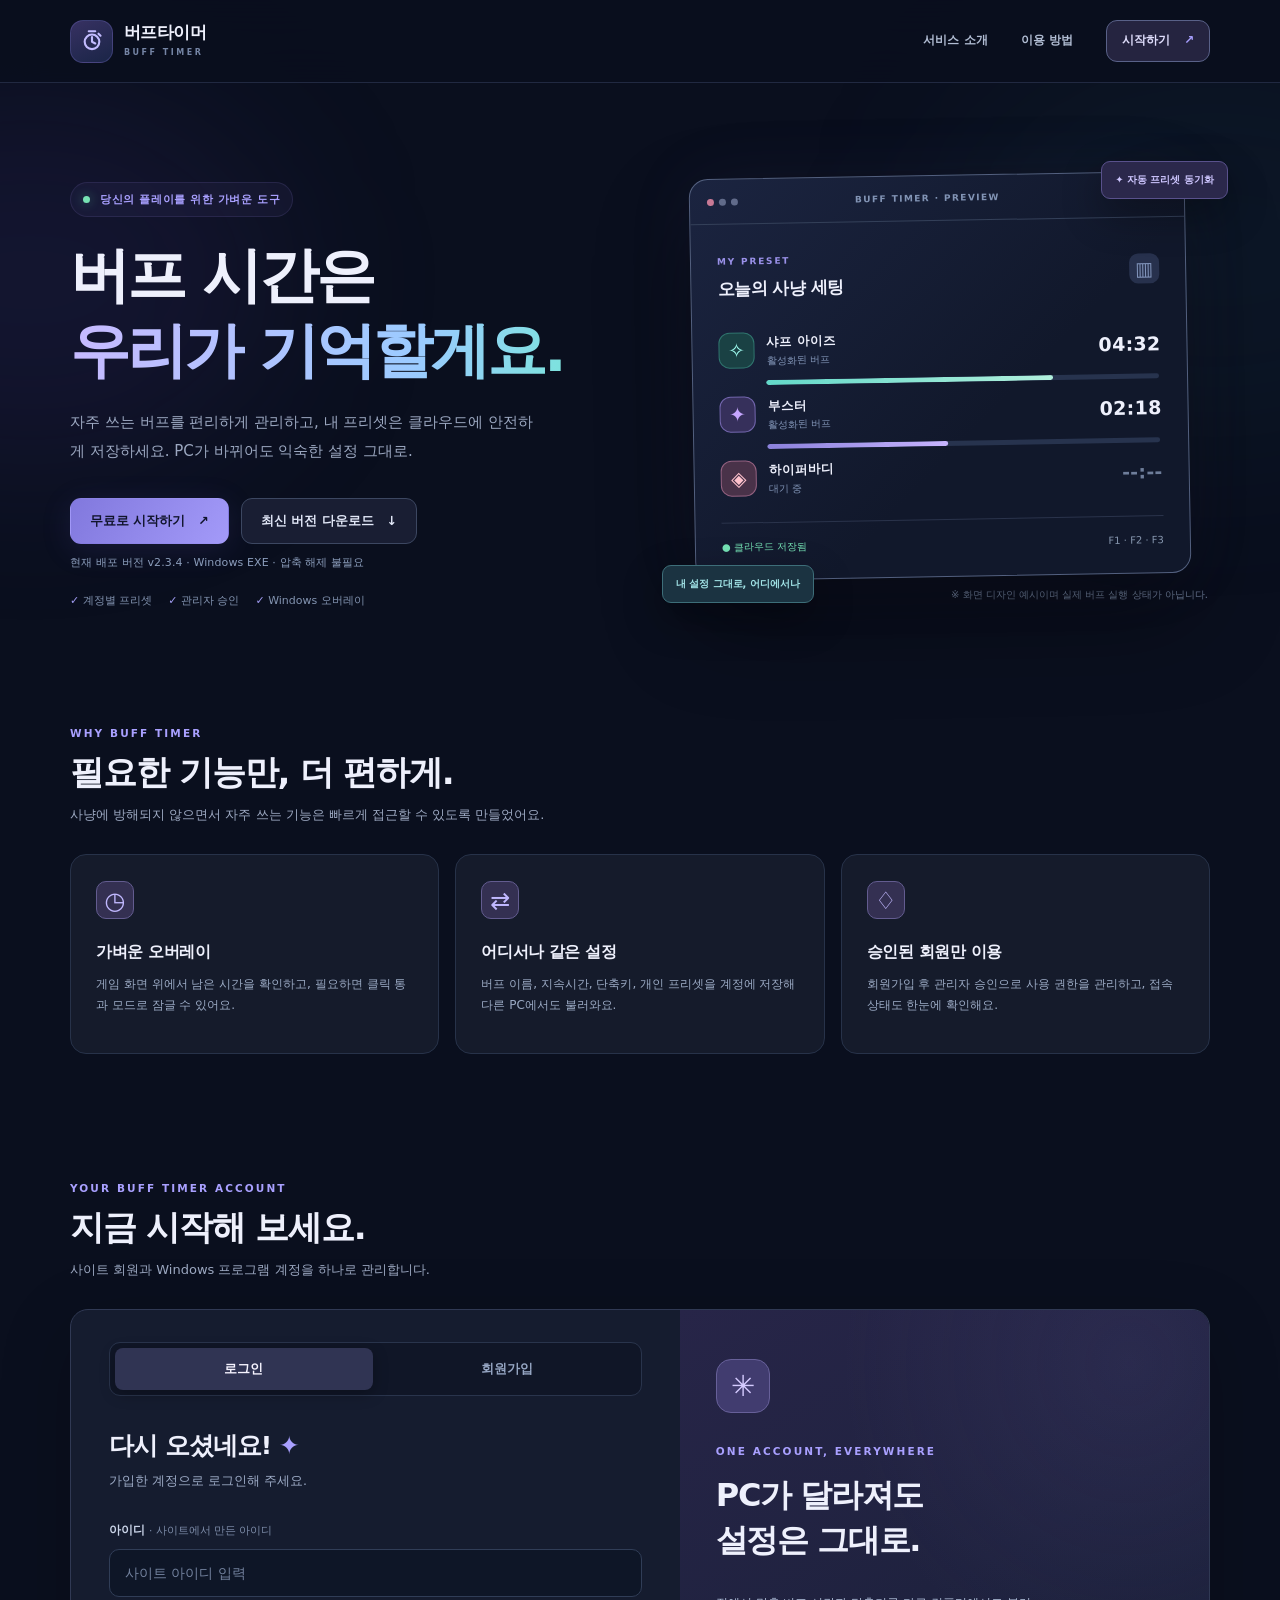
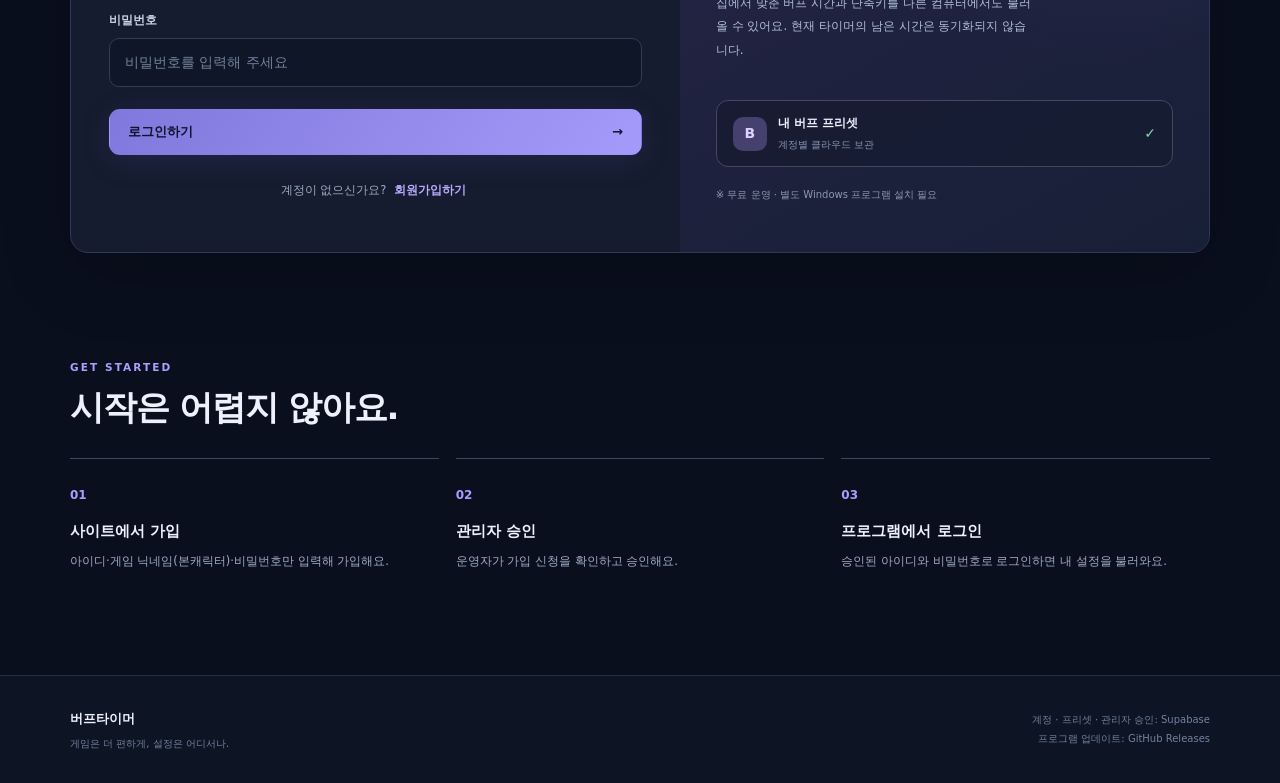
<file: bufftimer/index.html>
<!doctype html>
<html lang="ko">
<head>
  <meta charset="utf-8">
  <meta name="viewport" content="width=device-width, initial-scale=1">
  <meta name="theme-color" content="#0b1020">
  <meta name="description" content="버프타이머 - 게임은 더 편하게, 설정은 어디서나. 회원 승인과 클라우드 프리셋 동기화.">
  <title>버프타이머 — 나만의 버프를, 어디서나</title>
  <link rel="icon" href="favicon.svg" type="image/svg+xml">
  <link rel="stylesheet" href="style.css">
  <script defer src="config.js"></script>
  <script defer src="app.js"></script>
</head>
<body>
  <div class="background-light light-a" aria-hidden="true"></div>
  <div class="background-light light-b" aria-hidden="true"></div>
  <header class="header">
    <div class="wrap header-inner">
      <a class="logo" href="#top" aria-label="버프타이머 홈">
        <span class="logo-icon" aria-hidden="true">
          <svg viewBox="0 0 32 32" fill="none"><circle cx="16" cy="17" r="9" stroke="currentColor" stroke-width="2.6"/><path d="M16 11v6l4 2M12 4h8M24 7l2.5 2.5" stroke="currentColor" stroke-width="2.6" stroke-linecap="round" stroke-linejoin="round"/></svg>
        </span>
        <span class="logo-text">버프타이머<span class="logo-sub">BUFF TIMER</span></span>
      </a>
      <nav class="nav" aria-label="주 메뉴">
        <a href="#features">서비스 소개</a>
        <a href="#how">이용 방법</a>
        <a class="nav-link-cta" href="#member">시작하기 <span aria-hidden="true">↗</span></a>
      </nav>
    </div>
  </header>
  <main id="top">
    <section class="hero wrap" aria-labelledby="hero-title">
      <div class="hero-content">
        <div class="eyebrow"><span class="eyebrow-dot"></span> 당신의 플레이를 위한 가벼운 도구</div>
        <h1 id="hero-title">버프 시간은<br><span class="headline-gradient">우리가 기억할게요.</span></h1>
        <p class="hero-copy">자주 쓰는 버프를 편리하게 관리하고, 내 프리셋은 클라우드에 안전하게 저장하세요. PC가 바뀌어도 익숙한 설정 그대로.</p>
        <div class="hero-actions">
          <a class="btn btn-primary" href="#member">무료로 시작하기 <span aria-hidden="true">↗</span></a>
          <a id="latestDownload" class="btn btn-outline download-unavailable" target="_blank" rel="noopener noreferrer" aria-disabled="true" tabindex="-1"><span class="download-button-text">최신 버전 확인 중…</span><span aria-hidden="true">↓</span></a>
        </div>
        <p id="downloadStatus" class="download-status" role="status" aria-live="polite">GitHub의 최신 버전을 확인하고 있어요.</p>
        <div class="hero-meta"><span>✓ 계정별 프리셋</span><span>✓ 관리자 승인</span><span>✓ Windows 오버레이</span></div>
      </div>
      <div class="hero-visual" aria-label="버프타이머 스타일 미리보기">
        <div class="visual-window">
          <div class="window-top"><span class="window-dots"><i></i><i></i><i></i></span><span>BUFF TIMER · PREVIEW</span><span class="window-top-indicator">● READY</span></div>
          <div class="window-body">
            <div class="window-title-line"><div><span class="overline">MY PRESET</span><strong>오늘의 사냥 세팅</strong></div><span class="window-swap">▥</span></div>
            <div class="timer-example"><span class="timer-emoji">✧</span><div class="timer-text"><strong>샤프 아이즈</strong><span>활성화된 버프</span></div><span class="timer-value">04:32</span></div>
            <div class="visual-progress"><i style="width:73%"></i></div>
            <div class="timer-example"><span class="timer-emoji lilac">✦</span><div class="timer-text"><strong>부스터</strong><span>활성화된 버프</span></div><span class="timer-value">02:18</span></div>
            <div class="visual-progress alt"><i style="width:46%"></i></div>
            <div class="timer-example"><span class="timer-emoji coral">◈</span><div class="timer-text"><strong>하이퍼바디</strong><span>대기 중</span></div><span class="timer-value inactive">--:--</span></div>
            <div class="window-bottom"><span class="sync-indicator">● 클라우드 저장됨</span><span>F1 · F2 · F3</span></div>
          </div>
        </div>
        <span class="hero-floating floating-one">✦ 자동 프리셋 동기화</span>
        <span class="hero-floating floating-two">내 설정 그대로, 어디에서나</span>
        <p class="preview-disclaimer">※ 화면 디자인 예시이며 실제 버프 실행 상태가 아닙니다.</p>
      </div>
    </section>

    <section class="features-section wrap" id="features" aria-labelledby="features-title">
      <div class="section-heading"><span class="kicker">WHY BUFF TIMER</span><h2 id="features-title">필요한 기능만, 더 편하게.</h2><p>사냥에 방해되지 않으면서 자주 쓰는 기능은 빠르게 접근할 수 있도록 만들었어요.</p></div>
      <div class="features-grid">
        <article class="feature"><span class="feature-icon">◷</span><h3>가벼운 오버레이</h3><p>게임 화면 위에서 남은 시간을 확인하고, 필요하면 클릭 통과 모드로 잠글 수 있어요.</p></article>
        <article class="feature"><span class="feature-icon">⇄</span><h3>어디서나 같은 설정</h3><p>버프 이름, 지속시간, 단축키, 개인 프리셋을 계정에 저장해 다른 PC에서도 불러와요.</p></article>
        <article class="feature"><span class="feature-icon">♢</span><h3>승인된 회원만 이용</h3><p>회원가입 후 관리자 승인으로 사용 권한을 관리하고, 접속 상태도 한눈에 확인해요.</p></article>
      </div>
    </section>

    <section id="member" class="member-section wrap" aria-labelledby="member-title">
      <div class="section-heading member-heading"><span class="kicker">YOUR BUFF TIMER ACCOUNT</span><h2 id="member-title">지금 시작해 보세요.</h2><p>사이트 회원과 Windows 프로그램 계정을 하나로 관리합니다.</p></div>
      <div id="notice" class="notice" role="status" aria-live="polite" hidden></div>
      <div id="setupNotice" class="setup-notice" hidden><strong>사이트 연결이 아직 설정되지 않았어요.</strong><span>사이트 운영자가 Supabase 프로젝트 URL과 공개 키를 <code>config.js</code>에 넣으면 가입과 로그인이 활성화됩니다.</span></div>

      <section id="authPanel" class="auth-layout" aria-label="회원 로그인과 가입">
        <div class="auth-card">
          <div class="auth-tabs" role="tablist" aria-label="계정 접속 방식">
            <button id="tabLogin" class="auth-tab active" type="button" role="tab" aria-selected="true" aria-controls="loginPane">로그인</button>
            <button id="tabSignup" class="auth-tab" type="button" role="tab" aria-selected="false" aria-controls="signupPane">회원가입</button>
          </div>
          <div id="loginPane" class="auth-pane" role="tabpanel" aria-labelledby="tabLogin">
            <h3>다시 오셨네요! <span class="wave" aria-hidden="true">✦</span></h3>
            <p>가입한 계정으로 로그인해 주세요.</p>
            <form id="loginForm" class="input-form">
              <label for="loginUsername">아이디 <span class="label-caption">· 사이트에서 만든 아이디</span></label>
              <input id="loginUsername" type="text" inputmode="text" autocomplete="username" placeholder="사이트 아이디 입력" minlength="4" maxlength="24" pattern="[A-Za-z0-9_]{4,24}" required>
              <label for="loginPassword">비밀번호</label>
              <input id="loginPassword" type="password" autocomplete="current-password" placeholder="비밀번호를 입력해 주세요" required>
              <button class="btn btn-primary form-submit" type="submit">로그인하기 <span aria-hidden="true">→</span></button>
            </form>
            <p class="form-switch">계정이 없으신가요? <button type="button" id="goSignup" class="text-button">회원가입하기</button></p>
          </div>
          <div id="signupPane" class="auth-pane" role="tabpanel" aria-labelledby="tabSignup" hidden>
            <h3>계정을 만들어 볼까요?</h3>
            <p>가입 후 관리자가 승인하면 버프타이머를 사용할 수 있어요.</p>
            <form id="signupForm" class="input-form">
              <label for="signupUsername">사이트 아이디 <span class="label-caption">· 영문/숫자/밑줄 4~24자</span></label>
              <input id="signupUsername" autocomplete="off" minlength="4" maxlength="24" pattern="[A-Za-z0-9_]{4,24}" placeholder="buffplayer" required>
              <label for="signupNickname">게임 닉네임 <span class="label-caption">· 메이플랜드 본캐릭터</span></label>
              <input id="signupNickname" autocomplete="nickname" maxlength="32" placeholder="메이플랜드 본캐릭터 이름" required>
              <label for="signupPassword">비밀번호 <span class="label-caption">· 8자 이상</span></label>
              <input id="signupPassword" type="password" autocomplete="new-password" minlength="8" placeholder="안전한 비밀번호" required>
              <button class="btn btn-primary form-submit" type="submit">가입 신청하기 <span aria-hidden="true">→</span></button>
            </form>
            <p class="small-hint">이메일 없이 가입할 수 있어요. 비밀번호를 잊으면 관리자에게 재설정을 요청하세요.</p>
          </div>
        </div>
        <aside class="auth-side">
          <span class="side-symbol">✳</span>
          <span class="kicker">ONE ACCOUNT, EVERYWHERE</span>
          <h3>PC가 달라져도<br>설정은 그대로.</h3>
          <p>집에서 맞춘 버프 시간과 단축키를 다른 컴퓨터에서도 불러올 수 있어요. 현재 타이머의 남은 시간은 동기화되지 않습니다.</p>
          <div class="side-mini"><span class="mini-avatar">B</span><div><strong>내 버프 프리셋</strong><span>계정별 클라우드 보관</span></div><span class="side-check">✓</span></div>
          <div class="side-foot">※ 무료 운영 · 별도 Windows 프로그램 설치 필요</div>
        </aside>
      </section>

      <section id="accountPanel" class="account-dashboard" hidden aria-labelledby="hello">
        <div class="account-hero">
          <div class="avatar" id="avatar" aria-hidden="true">B</div>
          <div class="account-identity"><span class="kicker">MY ACCOUNT</span><h3 id="hello">안녕하세요!</h3><p id="accountInfo" class="account-info"></p><div id="accountStatus" class="status-badge"></div></div>
          <div class="account-actions"><button id="refreshButton" class="btn btn-outline" type="button">새로고침</button><button id="logoutButton" class="btn btn-plain" type="button">로그아웃</button></div>
        </div>
        <div class="account-helper"><div class="account-helper-icon">✦</div><div><strong id="accountHelpTitle">클라우드 연결됨</strong><p id="accountHelp">프리셋은 Windows 앱에서 동기화할 수 있어요.</p></div></div>
        <div id="accountDetails" class="account-details" hidden><div><span>저장된 프리셋</span><strong id="presetCount">—</strong></div><div><span>선택한 프리셋</span><strong id="currentPreset">—</strong></div><div><span>Windows 프로그램</span><a id="accountDownload" class="download-unavailable" target="_blank" rel="noopener noreferrer" aria-disabled="true" tabindex="-1">최신 버전 확인 중…</a></div></div>
      </section>

      <section id="adminPanel" class="admin-dashboard" hidden aria-labelledby="admin-title">
        <div class="admin-top"><div><span class="kicker">ADMIN DASHBOARD</span><h3 id="admin-title">관리자 대시보드</h3><p>Windows 버프타이머 실행 상태와 회원 승인 현황을 관리해요.</p></div><div class="admin-tools"><span class="refresh-caption">접속 현황 30초 간격 갱신</span><button id="loadUsersButton" class="btn btn-outline small" type="button">↻ 지금 새로고침</button></div></div>
        <div class="stat-grid"><div class="stat-card"><span class="stat-icon online-icon">●</span><span>지금 접속 중</span><strong id="statOnline">—</strong><small>90초 이내 앱 신호</small></div><div class="stat-card"><span class="stat-icon pending-icon">◷</span><span>승인 대기</span><strong id="statPending">—</strong><small>확인이 필요한 가입자</small></div><div class="stat-card"><span class="stat-icon members-icon">♙</span><span>전체 회원</span><strong id="statTotal">—</strong><small>관리자 계정 포함</small></div></div>
        <div class="member-list-heading"><div><h4>회원 관리 <span id="listCount">0</span></h4><p>회원 검색·승인·아이디·게임 닉네임·비밀번호 재설정을 관리해 보세요.</p></div><label class="search-wrap"><span aria-hidden="true">⌕</span><span class="sr-only">아이디나 게임 닉네임 검색</span><input id="memberSearch" type="search" placeholder="아이디 · 게임 닉네임 검색" autocomplete="off"></label></div>
        <div class="filter-list" role="group" aria-label="회원 필터"><button type="button" class="filter active" data-filter="all" aria-pressed="true">전체</button><button type="button" class="filter" data-filter="online" aria-pressed="false">접속 중</button><button type="button" class="filter" data-filter="pending" aria-pressed="false">승인 대기</button><button type="button" class="filter" data-filter="approved" aria-pressed="false">승인 완료</button><button type="button" class="filter" data-filter="blocked" aria-pressed="false">차단</button></div>
        <div id="usersList" class="users-list" aria-live="polite"></div>
        <dialog id="editMemberDialog" class="member-dialog" aria-labelledby="editMemberTitle">
          <div class="dialog-head"><div><span class="kicker">MEMBER MANAGEMENT</span><h4 id="editMemberTitle">회원 정보 수정</h4><p id="editMemberHint" class="dialog-hint"></p></div><button id="editMemberClose" type="button" class="dialog-close" aria-label="닫기">✕</button></div>
          <form id="editProfileForm" class="input-form">
            <label for="editUsername">사이트 아이디</label>
            <input id="editUsername" type="text" minlength="4" maxlength="24" pattern="[a-z0-9_]{4,24}" required autocomplete="off">
            <label for="editNickname">게임 닉네임 (본캐릭터)</label>
            <input id="editNickname" maxlength="32" required autocomplete="off">
            <button class="btn btn-primary" type="submit">아이디 · 게임 닉네임 저장</button>
          </form>
          <div class="dialog-divider"></div>
          <form id="resetMemberForm" class="input-form">
            <h4>비밀번호 재설정</h4>
            <p class="dialog-hint">기존 비밀번호는 확인할 수 없어요. 새 비밀번호를 지정합니다.</p>
            <label for="resetNewPassword">회원에게 설정할 새 비밀번호</label>
            <input id="resetNewPassword" type="password" minlength="8" maxlength="128" autocomplete="new-password" required placeholder="8자 이상">
            <label for="resetAdminPassword">관리자 본인의 현재 비밀번호</label>
            <input id="resetAdminPassword" type="password" autocomplete="current-password" required placeholder="관리자 권한 확인용">
            <button class="btn btn-outline" type="submit">새 비밀번호로 재설정</button>
          </form>
        </dialog>
        <p class="admin-disclaimer">온라인은 Windows 프로그램에서 보낸 마지막 신호를 기준으로 표시돼요. 앱을 강제 종료하면 최대 약 90초 동안 온라인으로 보일 수 있어요. 웹사이트 방문자는 집계하지 않습니다.</p>
      </section>
    </section>

    <section class="how-section wrap" id="how" aria-labelledby="how-title">
      <div class="section-heading"><span class="kicker">GET STARTED</span><h2 id="how-title">시작은 어렵지 않아요.</h2></div>
      <div class="step-grid"><div class="step"><span>01</span><h3>사이트에서 가입</h3><p>아이디·게임 닉네임(본캐릭터)·비밀번호만 입력해 가입해요.</p></div><div class="step"><span>02</span><h3>관리자 승인</h3><p>운영자가 가입 신청을 확인하고 승인해요.</p></div><div class="step"><span>03</span><h3>프로그램에서 로그인</h3><p>승인된 아이디와 비밀번호로 로그인하면 내 설정을 불러와요.</p></div></div>
    </section>
  </main>
  <footer class="footer"><div class="wrap footer-inner"><div><strong>버프타이머</strong><p>게임은 더 편하게, 설정은 어디서나.</p></div><div class="footer-side"><span>계정 · 프리셋 · 관리자 승인: Supabase</span><span>프로그램 업데이트: GitHub Releases</span></div></div></footer>
</body>
</html>
</file>
<file: bufftimer/style.css>
:root{color-scheme:dark;--bg:#0a0f1e;--panel:#141a2b;--panel-light:#192137;--line:#293249;--txt:#eef0fc;--muted:#9ca8c1;--soft:#7585a5;--purple:#a9a0ff;--cyan:#81dff4;--green:#77e2b3;--amber:#ffd38b;--red:#ff9bad;--max:1140px}
*{box-sizing:border-box}html{scroll-behavior:smooth;scroll-padding-top:95px}body{margin:0;background:var(--bg);color:var(--txt);font-family:system-ui,-apple-system,'Pretendard','Malgun Gothic',sans-serif;line-height:1.6;font-size:14px;overflow-x:hidden}button,input{font:inherit}button{cursor:pointer}button:disabled{opacity:.5;cursor:not-allowed}a{color:inherit;text-decoration:none}a:hover{text-decoration:none}input{color:var(--txt)}[hidden]{display:none!important}::selection{background:#8077df88;color:#fff}.wrap{width:min(var(--max),calc(100% - 52px));margin-inline:auto}.background-light{position:absolute;z-index:-1;pointer-events:none;border-radius:50%;filter:blur(85px)}.light-a{width:500px;height:360px;background:#5742ab20;top:100px;left:-220px}.light-b{width:550px;height:390px;background:#27688416;top:55px;right:-210px}.header{position:sticky;top:0;z-index:30;background:#0a0f1edb;backdrop-filter:blur(20px);border-bottom:1px solid #212941}.header-inner{height:82px;display:flex;align-items:center;justify-content:space-between;gap:16px}.logo{display:flex;gap:11px;align-items:center}.logo-icon{width:43px;height:43px;border:1px solid #7771c951;background:linear-gradient(155deg,#373162,#1a2547);border-radius:13px;display:grid;place-items:center;color:#c3bcff}.logo-icon svg{width:26px;height:26px}.logo-text{font-size:17px;font-weight:850;letter-spacing:-.6px;line-height:1.05}.logo-sub{display:block;font-size:8px;letter-spacing:2.5px;color:var(--soft);margin-top:7px;font-weight:750}.nav{display:flex;align-items:center;gap:33px}.nav a{font-weight:650;font-size:12px;color:#b1bdd3}.nav a:hover{color:#fff}.nav .nav-link-cta{border:1px solid #596188;padding:10px 15px;border-radius:11px;color:#e0defc;background:#252440}.nav-link-cta span{margin-left:10px;color:var(--purple)}
.hero{display:grid;grid-template-columns:1.04fr .96fr;align-items:center;gap:60px;min-height:596px;padding-block:78px 66px}.eyebrow,.kicker{font-size:10.5px;letter-spacing:2.1px;font-weight:850;color:var(--purple)}.eyebrow{display:inline-flex;gap:10px;align-items:center;padding:8px 12px;border:1px solid #4f4b804d;border-radius:100px;background:#4f468122;letter-spacing:.65px}.eyebrow-dot{display:inline-block;width:7px;height:7px;border-radius:100%;background:var(--green);box-shadow:0 0 11px #66f2bc66}.hero h1{font-size:clamp(36px,4.8vw,60px);line-height:1.25;letter-spacing:-3px;font-weight:850;margin:21px 0 20px}.headline-gradient{background:linear-gradient(100deg,#c7baff 1%,#9bcbff 70%,#7ce3dd);background-clip:text;-webkit-background-clip:text;color:transparent}.hero-copy{max-width:468px;font-size:15px;line-height:1.93;color:var(--muted);margin:0}.hero-actions{display:flex;gap:12px;margin-top:32px;flex-wrap:wrap}.btn{display:inline-flex;justify-content:center;align-items:center;gap:13px;font-size:12.5px;font-weight:750;min-height:45px;border-radius:11px;padding:12px 19px;border:1px solid transparent;transition:background .18s ease,border-color .18s ease,transform .18s ease;text-align:center}.btn:not(:disabled):hover{transform:translateY(-2px)}.btn-primary{background:linear-gradient(122deg,#8178dd,#a39af9);color:#10142c;box-shadow:0 6px 30px #6658ce25}.btn-outline{background:#191e33;border-color:#3c4761;color:#e2e8f8}.btn-plain{background:#161e32;border-color:#29324a;color:#b8c7e2}.btn.small{min-height:36px;padding:8px 12px}.hero-meta{display:flex;flex-wrap:wrap;gap:16px;margin-top:26px;color:#8495b2;font-size:11px}.hero-meta span::first-letter{color:#a19cf2}.hero-visual{position:relative;padding:14px 0 28px}.visual-window{max-width:496px;border-radius:19px;border:1px solid #53607f;background:linear-gradient(135deg,#1b2440,#11182b 60%);box-shadow:0 42px 90px #0006,0 0 70px #6d63af14;overflow:hidden;transform:rotate(-1deg)}.window-top{padding:15px 17px;border-bottom:1px solid #344059;display:flex;align-items:center;justify-content:space-between;color:#8294b5;font-size:9px;font-weight:800;letter-spacing:1.4px}.window-dots{display:flex;gap:5px}.window-dots i{display:block;background:#616b8a;width:7px;height:7px;border-radius:50%}.window-dots i:first-child{background:#c87995}.window-top-indicator{color:#89d6b3;letter-spacing:.8px}.window-body{padding:24px 26px}.window-title-line{display:flex;justify-content:space-between;align-items:center;margin-bottom:19px}.window-title-line strong{display:block;font-size:17px;margin-top:4px;letter-spacing:-.5px}.overline{font-size:9px;letter-spacing:1.8px;color:#9a91e9;font-weight:850}.window-swap{font-size:19px;color:#8194bb;background:#27314d;width:30px;height:30px;border-radius:9px;text-align:center}.timer-example{display:flex;align-items:center;gap:12px;padding:11px 0}.timer-emoji{width:36px;height:36px;flex:0 0 auto;display:grid;place-items:center;font-size:20px;color:#a1fff2;border:1px solid #2f756e;background:#1a4144;border-radius:11px}.timer-emoji.lilac{background:#36305b;border-color:#7366ae;color:#c6a6ff}.timer-emoji.coral{background:#493249;border-color:#946180;color:#ffc2cd}.timer-text{min-width:0;flex:1}.timer-text strong,.timer-text span{display:block}.timer-text strong{font-size:12.5px}.timer-text span{font-size:10px;color:#8295b7;margin-top:1px}.timer-value{font-size:19px;font-weight:800;letter-spacing:.3px;font-variant-numeric:tabular-nums}.timer-value.inactive{color:#6e7d9a}.visual-progress{height:5px;margin-left:47px;margin-right:2px;border-radius:100px;background:#27334e;overflow:hidden}.visual-progress i{display:block;height:100%;border-radius:100px;background:linear-gradient(90deg,#63d8c9,#b1f0dc)}.visual-progress.alt i{background:linear-gradient(90deg,#8b81dc,#c7b4fe)}.window-bottom{border-top:1px solid #2a334b;padding-top:16px;display:flex;justify-content:space-between;gap:10px;margin-top:14px;color:#8797af;font-size:10px}.sync-indicator{color:#75e2b5}.hero-floating{position:absolute;font-size:10px;font-weight:750;background:#2b284b;color:#cec6ff;border:1px solid #59518c;padding:10px 13px;border-radius:9px;box-shadow:0 15px 40px #0005;white-space:nowrap}.floating-one{right:-18px;top:0}.floating-two{left:-30px;bottom:28px;background:#1b3341;border-color:#3d6e79;color:#a1e3e6}.preview-disclaimer{margin:10px 2px 0;color:#71819d;font-size:10px;text-align:right}
.features-section{padding:24px 0 100px}.section-heading h2{margin:7px 0 9px;font-size:clamp(24px,3.4vw,34px);letter-spacing:-1.2px;line-height:1.35}.section-heading>p{margin:0;color:var(--muted);font-size:13px}.features-grid{display:grid;grid-template-columns:repeat(3,1fr);gap:16px;margin-top:28px}.feature{background:#151b2b;border:1px solid #273249;border-radius:16px;padding:26px 25px 28px;min-height:200px;transition:border-color .2s}.feature:hover{border-color:#5c5a8a}.feature-icon{width:38px;height:38px;border-radius:10px;background:#343052;border:1px solid #635c90;color:#c1b8ff;display:grid;place-items:center;font-size:24px;margin-bottom:20px}.feature h3{font-size:16px;letter-spacing:-.4px;margin:0 0 9px}.feature p{color:#9baac4;font-size:12px;line-height:1.8;margin:0}
.member-section{padding:22px 0 92px}.member-heading{margin-bottom:28px}.auth-layout{display:grid;grid-template-columns:minmax(0,1.07fr) minmax(0,.93fr);border:1px solid #303954;border-radius:18px;background:#151c2f;overflow:hidden;box-shadow:0 20px 72px #0003}.auth-card{padding:32px 38px 30px}.auth-tabs{display:flex;gap:5px;background:#101627;border:1px solid #29344c;border-radius:11px;padding:5px;margin-bottom:30px}.auth-tab{flex:1;padding:11px;background:transparent;border:0;color:#96a6c3;border-radius:8px;font-size:12.5px;font-weight:800}.auth-tab.active{background:#303453;color:#f6f4ff;box-shadow:0 4px 15px #0004}.auth-pane h3{font-size:25px;letter-spacing:-1px;margin:0 0 5px}.wave{color:var(--purple)}.auth-pane>p{color:#9caac5;margin:0 0 25px;font-size:12.5px}.input-form{display:grid;gap:9px}.input-form label{font-size:11.5px;font-weight:750;color:#cad4e8;margin-top:5px}.label-caption{color:#7e8daa;font-size:10.5px;font-weight:500}.input-form input{width:100%;background:#0e1627;border:1px solid #303d57;border-radius:10px;min-height:46px;padding:12px 15px;outline:0;transition:border-color .15s,box-shadow .15s}.input-form input::placeholder{color:#72819d}.input-form input:focus,.search-wrap input:focus{border-color:#9186e6;box-shadow:0 0 0 3px #9b8cf51b}.form-submit{width:100%;margin-top:13px;font-size:13px;justify-content:space-between;padding-inline:18px}.form-switch{font-size:11.5px!important;text-align:center;margin:24px 0 0!important}.text-button{border:0;color:#b8acff;background:transparent;padding:2px 4px;font-size:11.5px;font-weight:800}.small-hint{font-size:11px!important;line-height:1.7;margin-top:16px!important}.auth-side{background:radial-gradient(ellipse at 85% 10%,#504a8130,transparent 45%),linear-gradient(152deg,#272548,#171f36);padding:49px 36px;display:flex;flex-direction:column;justify-content:center;min-width:0}.side-symbol{width:54px;height:54px;display:grid;place-items:center;background:#413c6f;color:#d5cbff;border:1px solid #676099;border-radius:15px;font-size:29px;margin-bottom:30px}.auth-side h3{font-size:clamp(25px,3vw,32px);letter-spacing:-1.4px;line-height:1.42;margin:13px 0 16px}.auth-side p{font-size:12px;line-height:1.95;color:#afbed8;max-width:320px}.side-mini{margin-top:26px;padding:13px 16px;background:#151b30bb;border:1px solid #464564;border-radius:12px;display:flex;align-items:center;gap:11px}.mini-avatar{width:34px;height:34px;border-radius:10px;background:#45406e;color:#ded1ff;font-weight:850;display:grid;place-items:center}.side-mini div{flex:1}.side-mini strong,.side-mini div span{display:block}.side-mini strong{font-size:12px}.side-mini div span{font-size:10px;color:#8496b4;margin-top:4px}.side-check{color:#7fdfae}.side-foot{margin-top:20px;font-size:10px;color:#8c99b4}.notice{padding:14px 17px;background:#21344b;border:1px solid #4777a2;border-radius:11px;margin-bottom:16px;font-size:12.5px;color:#dceafb}.notice.bad{background:#382635;border-color:#a25472;color:#ffcfdd}.setup-notice{display:grid;gap:5px;background:#46371d;border:1px solid #927143;color:#ffe6b7;padding:16px 19px;border-radius:11px;margin-bottom:16px;font-size:12px}.setup-notice span{font-weight:400;color:#d6bd99}.setup-notice code{color:#fff}
.account-dashboard,.admin-dashboard{background:#151c2f;border:1px solid #303954;border-radius:18px;overflow:hidden;margin-top:20px}.account-hero{display:flex;gap:18px;align-items:center;padding:29px;flex-wrap:wrap}.avatar{width:64px;height:64px;background:#39345f;color:#ded3ff;border-radius:17px;display:grid;place-items:center;font-size:30px;font-weight:900;border:1px solid #5f588d;flex-shrink:0}.account-identity{min-width:180px;flex:1}.account-identity h3{font-size:23px;letter-spacing:-.9px;margin:5px 0 3px}.account-info{font-size:12px;color:#98a8c4;margin:0 0 9px;overflow-wrap:anywhere}.status-badge{font-size:10px;font-weight:850;width:max-content;padding:5px 10px;border-radius:100px;color:#a5ffdc;border:1px solid #326853;background:#1c3934}.status-badge.wait{color:#ffe6a7;border-color:#76623f;background:#3a3126}.status-badge.blocked{color:#ffd0d4;border-color:#874653;background:#3e2834}.account-actions{display:flex;gap:8px}.account-helper{margin:0 29px 25px;background:#1b2740;border:1px solid #314665;border-radius:12px;padding:16px;display:flex;gap:12px;align-items:start}.account-helper-icon{font-size:21px;color:#a6a2ff}.account-helper strong{font-size:12px}.account-helper p{color:#9faecc;margin:4px 0 0;font-size:11px}.account-details{display:grid;grid-template-columns:repeat(3,1fr);border-top:1px solid #2b354e}.account-details>div{padding:18px 29px;display:grid;gap:5px}.account-details>div:not(:last-child){border-right:1px solid #2b354e}.account-details span{font-size:10px;color:#93a4c0}.account-details strong,.account-details a{font-size:14px;font-weight:800}.account-details a{color:#b1adff}
.admin-dashboard{margin-top:20px;padding:30px}.admin-top,.member-list-heading{display:flex;gap:18px;align-items:center;justify-content:space-between}.admin-top h3{font-size:25px;letter-spacing:-1px;margin:6px 0}.admin-top p,.member-list-heading p{margin:0;color:#99a8c3;font-size:11.5px}.admin-tools{display:flex;flex-direction:column;align-items:flex-end;gap:8px}.refresh-caption{font-size:10px;color:#7889a7}.stat-grid{display:grid;grid-template-columns:repeat(3,1fr);gap:13px;margin:26px 0 31px}.stat-card{display:grid;gap:6px;padding:21px;background:#10192b;border:1px solid #2f3a55;border-radius:14px}.stat-icon{font-size:16px}.online-icon{color:#76e2b6}.pending-icon{color:#f7c77c}.members-icon{color:#b2a7fb}.stat-card>span:nth-child(2){font-size:11px;color:#adbcd5;font-weight:700}.stat-card strong{font-size:31px;line-height:1.3;font-variant-numeric:tabular-nums}.stat-card small{font-size:10px;color:#7687a2}.member-list-heading{border-bottom:1px solid #2f3950;padding-bottom:19px}.member-list-heading h4{font-size:17px;margin:0 0 4px}.member-list-heading h4 span{color:#a99ef9;font-size:13px}.search-wrap{display:flex;align-items:center;gap:10px;padding-left:11px;background:#0e1627;border:1px solid #35405a;border-radius:10px;max-width:268px;width:100%;color:#9cadd0}.search-wrap input{min-width:0;width:100%;min-height:40px;outline:0;border:0;background:none;font-size:12px}.filter-list{display:flex;gap:8px;flex-wrap:wrap;margin:20px 0}.filter{background:#172035;border:1px solid #35415a;color:#8e9cb4;border-radius:8px;padding:8px 12px;font-size:11px;font-weight:750}.filter.active{background:#343254;color:#ded8ff;border-color:#655e9a}.users-list{display:grid;gap:10px}.user-row{background:#10182a;border:1px solid #2c3852;border-radius:12px;padding:16px;display:flex;align-items:center;gap:14px}.user-icon{width:39px;height:39px;flex:0 0 auto;border-radius:10px;display:grid;place-items:center;background:#353051;color:#e1d7ff;font-size:16px;font-weight:850}.user-main{min-width:0;flex:1}.user-main strong{font-size:12.5px;letter-spacing:-.1px}.user-main .handle{margin-left:7px;font-size:10px;color:#8798b6;overflow-wrap:anywhere}.user-meta{display:flex;flex-wrap:wrap;gap:10px;align-items:center;color:#7b8daa;font-size:10px;margin-top:4px}.user-presence.online{color:#74e4b4}.user-presence.offline{color:#8290a7}.user-status{font-size:10px;font-weight:850;padding:5px 9px;border-radius:8px;background:#252e42;color:#b7c7dc;white-space:nowrap}.user-status.pending{background:#443725;color:#f0d18b}.user-status.approved{background:#20423b;color:#8cefc4}.user-status.blocked{background:#482938;color:#ffb3c4}.user-actions{display:flex;gap:6px}.action-btn{border:1px solid #45506c;color:#d0dbeb;background:#202a40;padding:8px 11px;border-radius:8px;font-size:11px;font-weight:750;white-space:nowrap}.action-btn.primary-action{background:#494475;border-color:#7771ae;color:#f3efff}.action-btn.danger-action{border-color:#6b4253;color:#ffc2cf;background:#392334}.action-btn:disabled{opacity:.35}.empty-list{font-size:12px;color:#95a6c1;padding:40px;text-align:center;border:1px dashed #34415b;border-radius:12px}.admin-disclaimer{color:#7387a6;font-size:10px;line-height:1.75;margin:18px 0 0}.how-section{padding:10px 0 105px}.step-grid{display:grid;grid-template-columns:repeat(3,1fr);gap:17px;margin-top:28px}.step{border-top:1px solid #3a4663;padding:24px 14px 0 0}.step>span{font-size:12px;color:#a99dff;font-weight:850}.step h3{font-size:15px;margin:13px 0 9px}.step p{color:#9eacc4;font-size:11.5px;margin:0}.footer{background:#0d1423;border-top:1px solid #253049}.footer-inner{display:flex;justify-content:space-between;gap:20px;align-items:center;padding-block:31px}.footer strong{font-size:13px}.footer p{color:#71839f;font-size:10px;margin:6px 0 0}.footer-side{font-size:10px;color:#71839f;display:grid;gap:3px;text-align:right}.sr-only{position:absolute;width:1px;height:1px;padding:0;margin:-1px;overflow:hidden;clip:rect(0,0,0,0);white-space:nowrap;border:0}:focus-visible{outline:2px solid #b9b2ff;outline-offset:2px}
@media(max-width:1050px){.hero{gap:35px}.hero h1{font-size:clamp(35px,4.8vw,53px)}.floating-one{right:-4px}.floating-two{left:4px}.user-row{flex-wrap:wrap}.user-actions{width:100%;justify-content:flex-end}}
@media(max-width:760px){.wrap{width:min(100% - 30px,var(--max))}.header-inner{height:72px}.nav{gap:12px}.nav>a:not(.nav-link-cta){display:none}.hero{grid-template-columns:1fr;gap:28px;padding:55px 0 65px;min-height:0}.hero-visual{max-width:510px;width:100%;margin:auto;padding:15px}.hero h1{font-size:clamp(35px,8vw,51px)}.hero-copy{font-size:13px}.features-section{padding-bottom:76px}.features-grid{grid-template-columns:1fr;gap:11px}.feature{min-height:0;padding:20px}.feature-icon{margin-bottom:10px}.auth-layout{grid-template-columns:1fr}.auth-side{padding:35px}.auth-card{padding:25px}.member-section{padding-bottom:75px}.stat-grid{gap:8px}.stat-card{padding:14px}.stat-card strong{font-size:25px}.admin-dashboard{padding:20px}.admin-top,.member-list-heading{align-items:stretch;flex-direction:column}.admin-tools{flex-direction:row;align-items:center;justify-content:space-between}.search-wrap{max-width:100%}.step-grid{grid-template-columns:1fr;gap:24px}.step{padding-top:12px}.how-section{padding-bottom:60px}.account-details{grid-template-columns:1fr}.account-details>div{padding:15px 24px}.account-details>div:not(:last-child){border-right:0;border-bottom:1px solid #2b354e}.footer-inner{align-items:flex-start;flex-direction:column}.footer-side{text-align:left}}
@media(max-width:460px){.logo-text{font-size:15px}.logo-icon{width:38px;height:38px}.header .nav-link-cta{padding:8px 11px}.window-body{padding:20px 17px}.timer-value{font-size:16px}.hero-visual{padding-inline:0}.hero-floating{position:relative;display:inline-block;top:auto;left:auto;right:auto;bottom:auto;margin-top:10px;margin-right:6px}.hero-actions .btn{flex:1;white-space:nowrap;padding-inline:11px;font-size:11px}.hero-meta{gap:9px}.account-hero{padding:21px}.account-actions{width:100%}.account-actions .btn{flex:1}.user-row{padding:13px}.user-status{margin-left:auto}.user-main .handle{display:block;margin:0}.user-actions{flex-wrap:wrap}.user-actions .action-btn{flex:1}.stat-grid{grid-template-columns:1fr}.stat-card{grid-template-columns:24px 1fr auto;align-items:center}.stat-card small{grid-column:2/-1}.stat-card strong{grid-row:1/3;grid-column:3}.admin-tools{align-items:flex-start;flex-direction:column}.preview-disclaimer{text-align:left}}
@media(prefers-reduced-motion:reduce){*,*:before,*:after{scroll-behavior:auto!important;transition-duration:0s!important;animation-duration:0s!important}}

/* Latest-version download: one uncluttered action, no release list. */
.download-status{margin:10px 0 -5px;color:#8c9ebc;font-size:11px;min-height:17px;letter-spacing:.01em}
.download-unavailable{opacity:.65!important;pointer-events:none;cursor:not-allowed!important;filter:saturate(.7)}
#accountDownload{white-space:normal}

/* v2.3.0: compact member editing dialog (no email required) */
.member-dialog { width:min(500px,calc(100% - 28px)); max-height:calc(100vh - 36px); overflow-y:auto;
 border:1px solid #6f719b; border-radius:20px; padding:26px; color:#eef2ff;
 background:#171f35; box-shadow:0 28px 75px #0009; }
.member-dialog::backdrop {background:rgba(3,7,20,.76);backdrop-filter:blur(6px)}
.member-dialog .dialog-head {display:flex;align-items:flex-start;justify-content:space-between;gap:15px;margin-bottom:16px}
.member-dialog .dialog-head h4 {font-size:22px; margin:7px 0}
.member-dialog .dialog-hint {font-size:12px;line-height:1.6;color:#aebdd6;margin:6px 0 12px}
.member-dialog .dialog-close {background:#252f4c;border:1px solid #495575;border-radius:10px;color:#fff;padding:8px 12px;cursor:pointer}
.member-dialog .input-form {display:flex;flex-direction:column;gap:10px}
.member-dialog .input-form label {font-size:13px}
.member-dialog .input-form input {width:100%;padding:12px 14px;min-height:43px;background:#0d1529;color:#fff;border:1px solid #53627e;border-radius:10px}
.member-dialog .input-form button {margin-top:10px}
.member-dialog .dialog-divider {height:1px;background:#384764;margin:22px 0}
.member-dialog .input-form h4 {margin:0;font-size:16px}
.member-dialog .user-action-edit {background:#273d59;color:#d7eeff}
</file>
